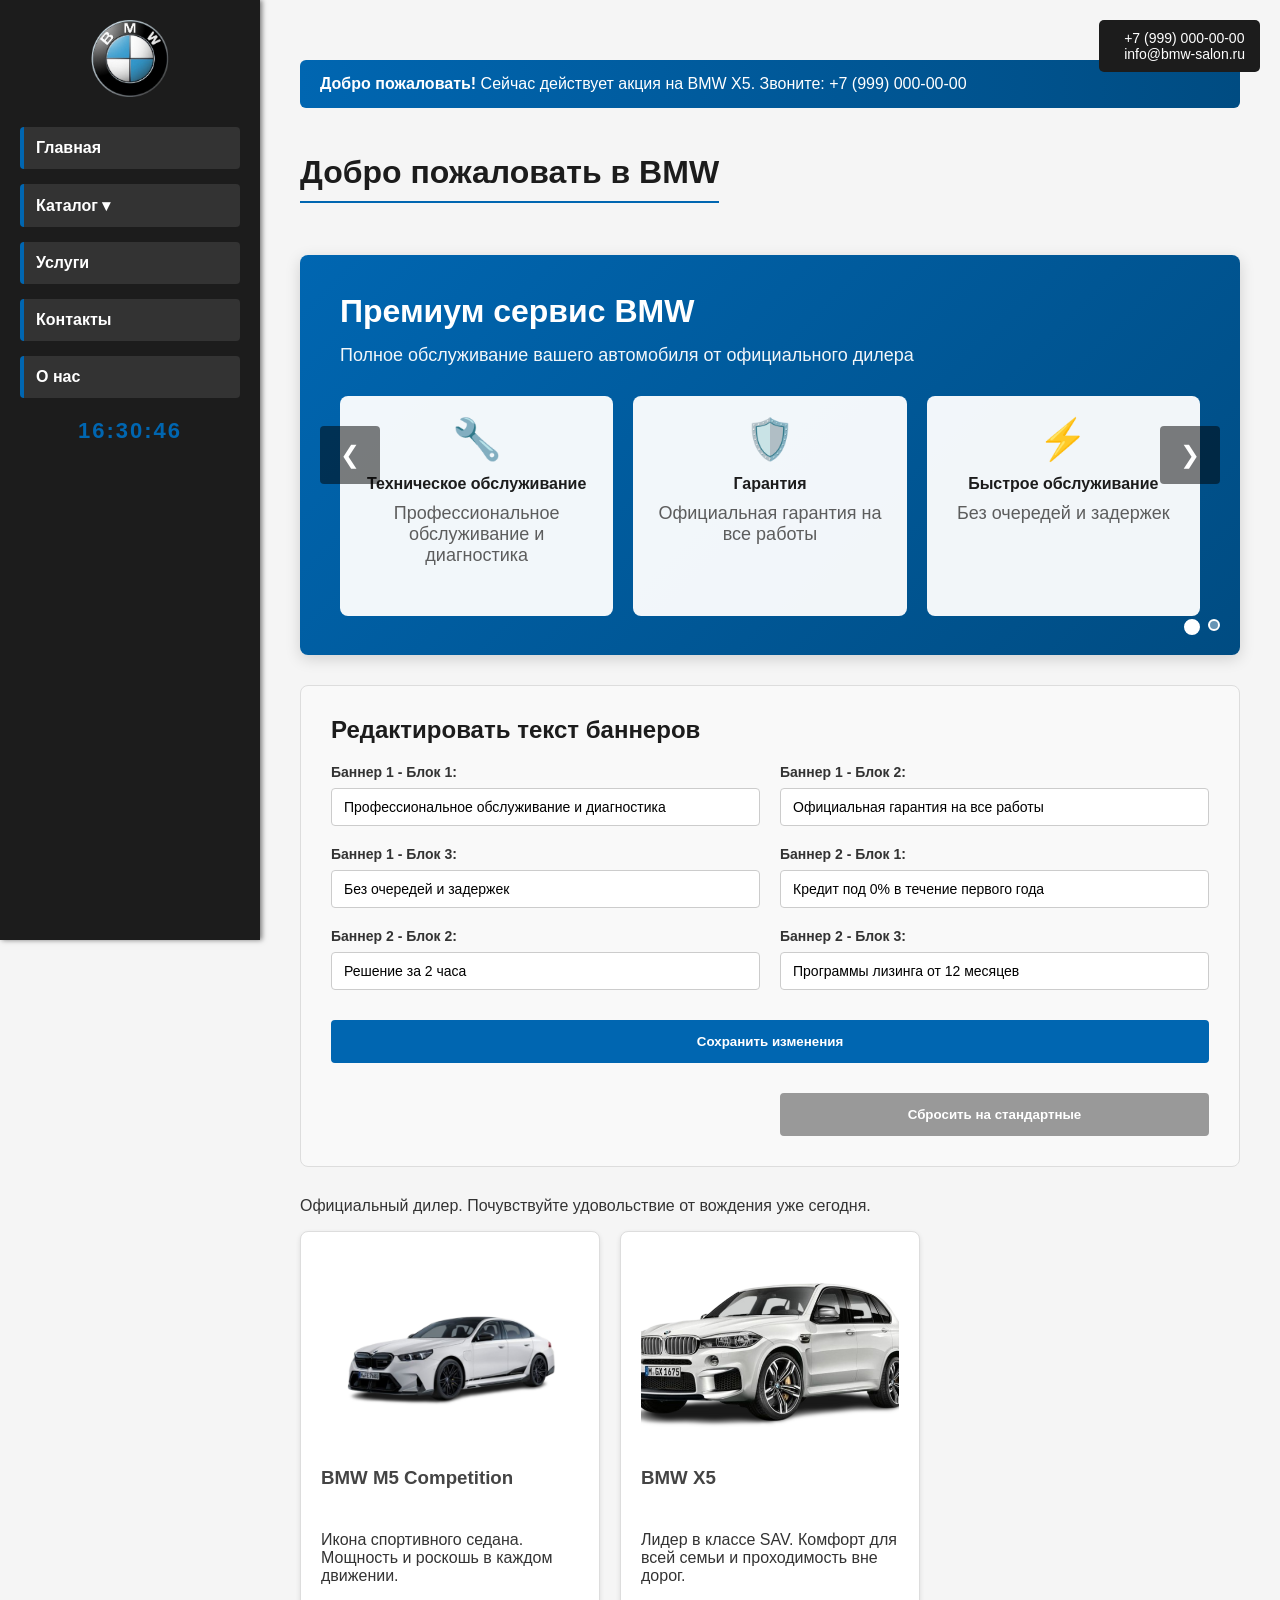
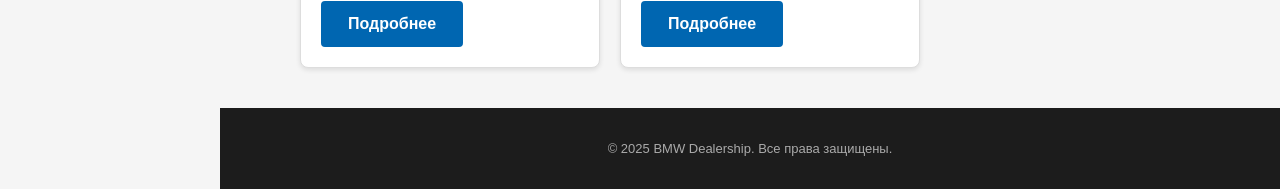
<file: index.html>
<!DOCTYPE HTML>
<html>

<head>
    <title>BMW Dealership | Главная</title>
    <meta charset="UTF-8">
    <link rel="stylesheet" type="text/css" href="css/style.css">
    <script src="js/main.js" defer></script>
</head>

<body>
    <div id="account_panel">
        <div class="account_info">
            <p class="phone">+7 (999) 000-00-00</p>
            <p class="email">info@bmw-salon.ru</p>
        </div>
    </div>
    <div id="menu">
        <a href="index.html"><img src="img/bmw_logo.png" alt="BMW Logo" class="logo"></a>
        <ul>
            <li><a href="index.html">Главная</a></li>
            <li class="menu-item-dropdown">
                <a href="catalog.html">Каталог ▾</a>
                <ul class="submenu">
                    <li><a href="catalog.html#sedany">Седаны</a></li>
                    <li><a href="catalog.html#crossovery">Кроссоверы</a></li>
                    <li><a href="catalog.html#m-seriya">М-серия</a></li>
                </ul>
            </li>
            <li><a href="services.html">Услуги</a></li>
            <li><a href="contact.html">Контакты</a></li>
            <li><a href="about.html">О нас</a></li>
        </ul>
        <div id="live-clock"></div>
    </div>
    <div id="content">
        <div id="welcome-banner">
            <strong>Добро пожаловать!</strong> Сейчас действует акция на BMW X5. Звоните: +7 (999) 000-00-00
        </div>
        <script>
            // скрывает банеры через 5 сек
            window.addEventListener('load', function () {
                setTimeout(function () {
                    var b = document.getElementById('welcome-banner');
                    if (b) { b.style.opacity = '0'; }
                }, 5000);
            });
        </script>
        <h1>Добро пожаловать в BMW</h1>

        <!-- Слайдер баннеров -->
        <div class="banner-slider-container">
            <div class="banner-slider">
                <!-- Баннер 1 -->
                <div class="banner-slide active">
                    <div class="banner-content" style="background: linear-gradient(135deg, #0066B1 0%, #004c82 100%);">
                        <h2>Премиум сервис BMW</h2>
                        <p>Полное обслуживание вашего автомобиля от официального дилера</p>
                        <div class="banner-blocks">
                            <div class="banner-block">
                                <div class="block-icon">🔧</div>
                                <div class="block-title">Техническое обслуживание</div>
                                <p class="block-text" data-block-id="1-1">Профессиональное обслуживание и диагностика
                                </p>
                            </div>
                            <div class="banner-block">
                                <div class="block-icon">🛡️</div>
                                <div class="block-title">Гарантия</div>
                                <p class="block-text" data-block-id="1-2">Официальная гарантия на все работы</p>
                            </div>
                            <div class="banner-block">
                                <div class="block-icon">⚡</div>
                                <div class="block-title">Быстрое обслуживание</div>
                                <p class="block-text" data-block-id="1-3">Без очередей и задержек</p>
                            </div>
                        </div>
                    </div>
                </div>
                <!-- Баннер 2 -->
                <div class="banner-slide">
                    <div class="banner-content" style="background: linear-gradient(135deg, #1c1c1c 0%, #333 100%);">
                        <h2>Финансовые условия</h2>
                        <p>Удобные программы кредитования и лизинга</p>
                        <div class="banner-blocks">
                            <div class="banner-block">
                                <div class="block-icon">💳</div>
                                <div class="block-title">Кредит 0%</div>
                                <p class="block-text" data-block-id="2-1">Кредит под 0% в течение первого года</p>
                            </div>
                            <div class="banner-block">
                                <div class="block-icon">📋</div>
                                <div class="block-title">Быстрое одобрение</div>
                                <p class="block-text" data-block-id="2-2">Решение за 2 часа</p>
                            </div>
                            <div class="banner-block">
                                <div class="block-icon">🚗</div>
                                <div class="block-title">Лизинг</div>
                                <p class="block-text" data-block-id="2-3">Программы лизинга от 12 месяцев</p>
                            </div>
                        </div>
                    </div>
                </div>
            </div>

            <!-- Bullets (точки) навигации -->
            <div class="banner-bullets">
                <button class="bullet active" data-slide="0"></button>
                <button class="bullet" data-slide="1"></button>
            </div>

            <!-- Навигация стрелками -->
            <button class="banner-nav prev" id="banner-prev">❮</button>
            <button class="banner-nav next" id="banner-next">❯</button>
        </div>

        <!-- Форма редактирования текстов баннеров -->
        <div class="banner-editor-section">
            <h2>Редактировать текст баннеров</h2>
            <div class="banner-editor-form">
                <div class="editor-group">
                    <label>Баннер 1 - Блок 1:</label>
                    <input type="text" class="editor-input" data-block-id="1-1" placeholder="Введите текст">
                </div>
                <div class="editor-group">
                    <label>Баннер 1 - Блок 2:</label>
                    <input type="text" class="editor-input" data-block-id="1-2" placeholder="Введите текст">
                </div>
                <div class="editor-group">
                    <label>Баннер 1 - Блок 3:</label>
                    <input type="text" class="editor-input" data-block-id="1-3" placeholder="Введите текст">
                </div>
                <div class="editor-group">
                    <label>Баннер 2 - Блок 1:</label>
                    <input type="text" class="editor-input" data-block-id="2-1" placeholder="Введите текст">
                </div>
                <div class="editor-group">
                    <label>Баннер 2 - Блок 2:</label>
                    <input type="text" class="editor-input" data-block-id="2-2" placeholder="Введите текст">
                </div>
                <div class="editor-group">
                    <label>Баннер 2 - Блок 3:</label>
                    <input type="text" class="editor-input" data-block-id="2-3" placeholder="Введите текст">
                </div>
                <button id="save-banner-texts" class="btn">Сохранить изменения</button>
                <button id="reset-banner-texts" class="btn" style="background: #999; border-color: #999;">Сбросить на
                    стандартные</button>
            </div>
        </div>

        <p style="margin-top: 30px;">Официальный дилер. Почувствуйте удовольствие от вождения уже сегодня.</p>
        <div class="car-cards">
            <div class="car-card reveal-on-scroll" data-tooltip="Спортивный седан — икона M-серии">
                <img src="img/bmw_m5.jpg" alt="BMW M5">
                <h3>BMW M5 Competition</h3>
                <p>Икона спортивного седана. Мощность и роскошь в каждом движении.</p>
                <a href="catalog.html" class="btn">Подробнее</a>
            </div>
            <div class="car-card reveal-on-scroll" data-tooltip="Флагманский кроссовер BMW">
                <img src="img/bmw_x5.jpg" alt="BMW X5">
                <h3>BMW X5</h3>
                <p>Лидер в классе SAV. Комфорт для всей семьи и проходимость вне дорог.</p>
                <a href="catalog.html" class="btn">Подробнее</a>
            </div>
        </div>
    </div>
    <button id="scroll-top-btn" style="display:none;position:fixed;bottom:30px;right:30px;
        padding:10px 16px;background:#0066B1;color:#fff;border:none;border-radius:4px;
        cursor:pointer;font-size:18px;z-index:999;">&#8679;</button>
    <footer id="footer">
        <p>&copy; 2025 BMW Dealership. Все права защищены.</p>
    </footer>
</body>

</html>
</file>
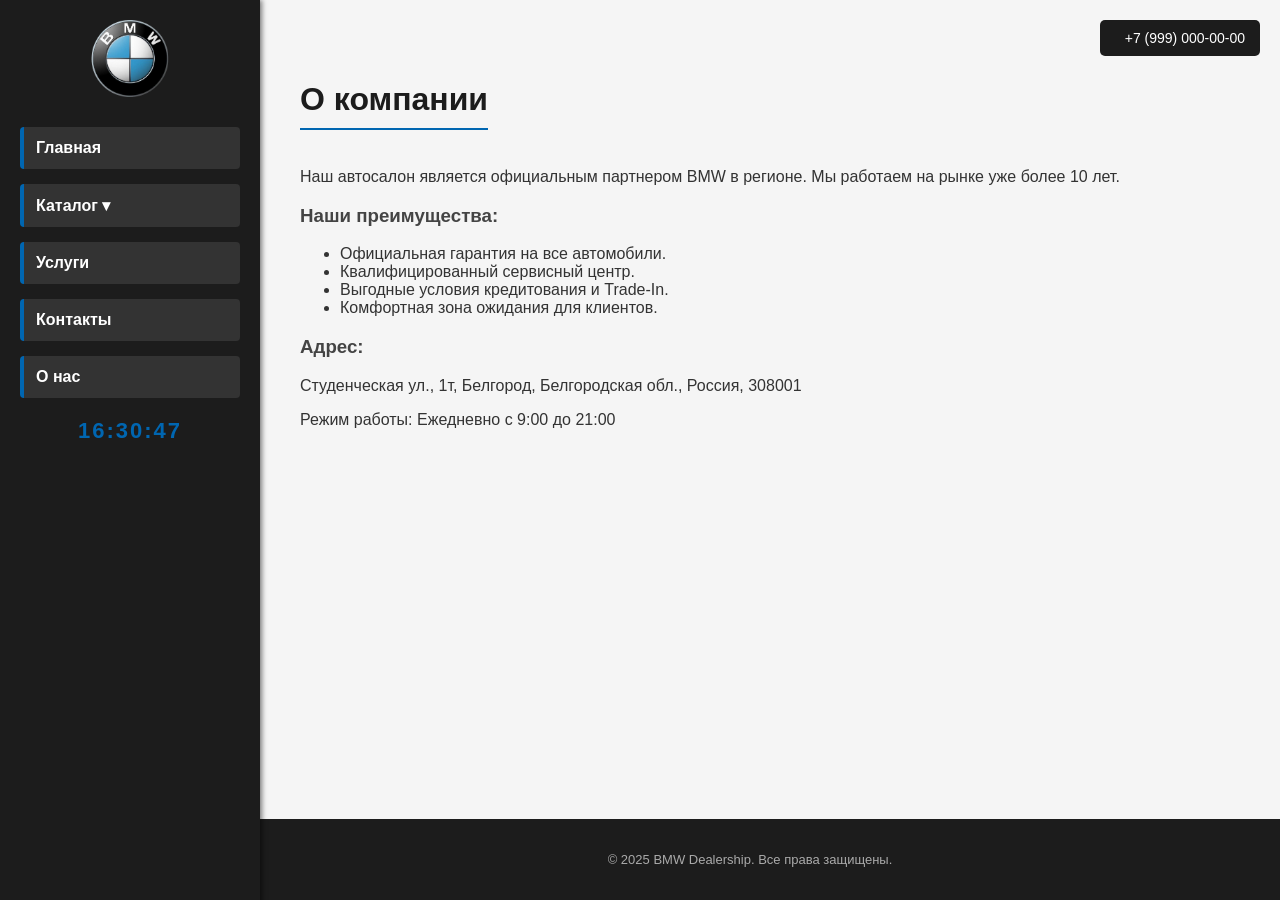
<file: about.html>
<!DOCTYPE HTML>
<html>
<head>
    <title>BMW Dealership | О нас</title>
    <meta charset="UTF-8">
    <link rel="stylesheet" type="text/css" href="css/style.css">
    <script src="js/main.js" defer></script>
</head>
<body>
    <div id="account_panel">
        <div class="account_info"><p class="phone">+7 (999) 000-00-00</p></div>
    </div>
    <div id="menu">
        <a href="index.html"><img src="img/bmw_logo.png" alt="BMW Logo" class="logo"></a>
        <ul>
            <li><a href="index.html">Главная</a></li>
            <li class="menu-item-dropdown">
                <a href="catalog.html">Каталог ▾</a>
                <ul class="submenu">
                    <li><a href="catalog.html#sedany">Седаны</a></li>
                    <li><a href="catalog.html#crossovery">Кроссоверы</a></li>
                    <li><a href="catalog.html#m-seriya">М-серия</a></li>
                </ul>
            </li>
            <li><a href="services.html">Услуги</a></li>
            <li><a href="contact.html">Контакты</a></li>
            <li><a href="about.html">О нас</a></li>
        </ul>
        <div id="live-clock"></div>
    </div>
    <div id="content">
        <h1>О компании</h1>
        <p>Наш автосалон является официальным партнером BMW в регионе. Мы работаем на рынке уже более 10 лет.</p>
        <h3>Наши преимущества:</h3>
        <ul>
            <li>Официальная гарантия на все автомобили.</li>
            <li>Квалифицированный сервисный центр.</li>
            <li>Выгодные условия кредитования и Trade-In.</li>
            <li>Комфортная зона ожидания для клиентов.</li>
        </ul>
        <h3>Адрес:</h3>
        <p>Студенческая ул., 1т, Белгород, Белгородская обл., Россия, 308001</p>
        <p>Режим работы: Ежедневно с 9:00 до 21:00</p>
    </div>
    <button id="scroll-top-btn" style="display:none;position:fixed;bottom:30px;right:30px;
        padding:10px 16px;background:#0066B1;color:#fff;border:none;border-radius:4px;
        cursor:pointer;font-size:18px;z-index:999;">&#8679;</button>
    <footer id="footer"><p>&copy; 2025 BMW Dealership. Все права защищены.</p></footer>
</body>
</html>
</file>
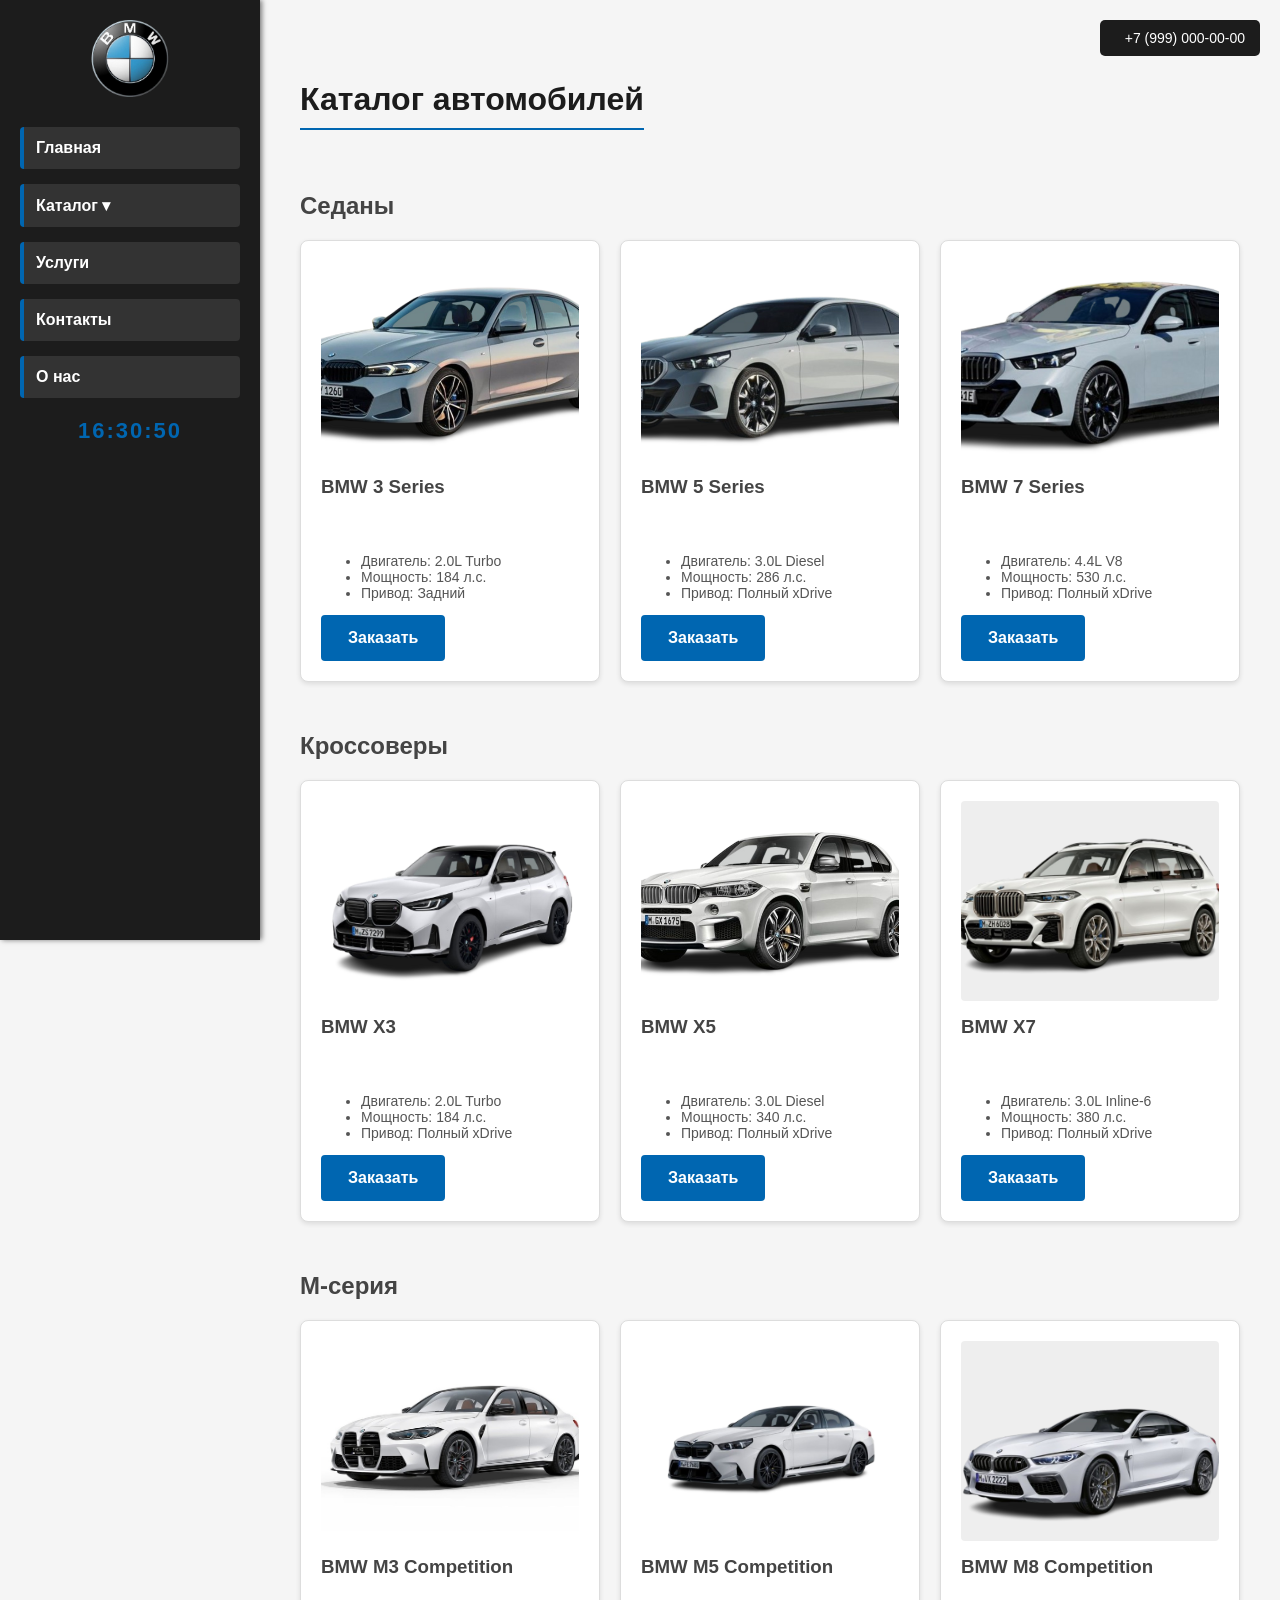
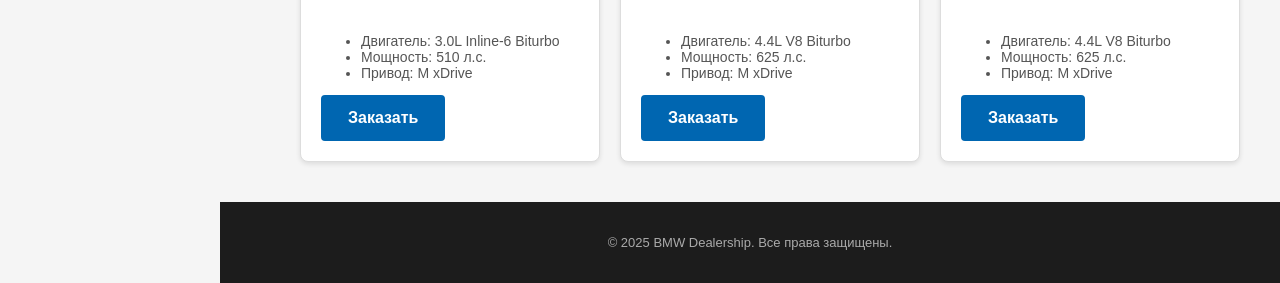
<file: catalog.html>
<!DOCTYPE HTML>
<html>

<head>
    <title>BMW Dealership | Каталог</title>
    <meta charset="UTF-8">
    <link rel="stylesheet" type="text/css" href="css/style.css">
    <script src="js/main.js" defer></script>
</head>

<body>
    <div id="account_panel">
        <div class="account_info">
            <p class="phone">+7 (999) 000-00-00</p>
        </div>
    </div>
    <div id="menu">
        <a href="index.html"><img src="img/bmw_logo.png" alt="BMW Logo" class="logo"></a>
        <ul>
            <li><a href="index.html">Главная</a></li>
            <li class="menu-item-dropdown">
                <a href="catalog.html">Каталог ▾</a>
                <ul class="submenu">
                    <li><a href="#sedany">Седаны</a></li>
                    <li><a href="#crossovery">Кроссоверы</a></li>
                    <li><a href="#m-seriya">М-серия</a></li>
                </ul>
            </li>
            <li><a href="services.html">Услуги</a></li>
            <li><a href="contact.html">Контакты</a></li>
            <li><a href="about.html">О нас</a></li>
        </ul>
        <div id="live-clock"></div>
    </div>
    <div id="content">
        <h1>Каталог автомобилей</h1>

        <!-- седаны -->
        <h2 id="sedany" style="margin-top:30px;padding-top:10px;">Седаны</h2>
        <div class="car-cards">
            <div class="car-card reveal-on-scroll" data-tooltip="Классический спортивный седан">
                <img src="img/bmw_3.jpg" alt="BMW 3 Series">
                <h3>BMW 3 Series</h3>
                <div class="specs">
                    <ul>
                        <li>Двигатель: 2.0L Turbo</li>
                        <li>Мощность: 184 л.с.</li>
                        <li>Привод: Задний</li>
                    </ul>
                </div>
                <a href="contact.html" class="btn">Заказать</a>
            </div>
            <div class="car-card reveal-on-scroll" data-tooltip="Бизнес-класс с полным приводом">
                <img src="img/bmw_5.jpg" alt="BMW 5 Series">
                <h3>BMW 5 Series</h3>
                <div class="specs">
                    <ul>
                        <li>Двигатель: 3.0L Diesel</li>
                        <li>Мощность: 286 л.с.</li>
                        <li>Привод: Полный xDrive</li>
                    </ul>
                </div>
                <a href="contact.html" class="btn">Заказать</a>
            </div>
            <div class="car-card reveal-on-scroll" data-tooltip="Флагманский представительский седан">
                <img src="img/bmw_7.jpg" alt="BMW 7 Series">
                <h3>BMW 7 Series</h3>
                <div class="specs">
                    <ul>
                        <li>Двигатель: 4.4L V8</li>
                        <li>Мощность: 530 л.с.</li>
                        <li>Привод: Полный xDrive</li>
                    </ul>
                </div>
                <a href="contact.html" class="btn">Заказать</a>
            </div>
        </div>

        <!-- кроссоверы -->
        <h2 id="crossovery" style="margin-top:40px;padding-top:10px;">Кроссоверы</h2>
        <div class="car-cards">
            <div class="car-card reveal-on-scroll" data-tooltip="Компактный городской кроссовер">
                <img src="img/bmw_x3.jpg" alt="BMW X3">
                <h3>BMW X3</h3>
                <div class="specs">
                    <ul>
                        <li>Двигатель: 2.0L Turbo</li>
                        <li>Мощность: 184 л.с.</li>
                        <li>Привод: Полный xDrive</li>
                    </ul>
                </div>
                <a href="contact.html" class="btn">Заказать</a>
            </div>
            <div class="car-card reveal-on-scroll" data-tooltip="Флагманский SAV — комфорт и мощь">
                <img src="img/bmw_x5.jpg" alt="BMW X5">
                <h3>BMW X5</h3>
                <div class="specs">
                    <ul>
                        <li>Двигатель: 3.0L Diesel</li>
                        <li>Мощность: 340 л.с.</li>
                        <li>Привод: Полный xDrive</li>
                    </ul>
                </div>
                <a href="contact.html" class="btn">Заказать</a>
            </div>
            <div class="car-card reveal-on-scroll" data-tooltip="Большой семейный кроссовер BMW">
                <img src="img/bmw_x7.jpg" alt="BMW X7">
                <h3>BMW X7</h3>
                <div class="specs">
                    <ul>
                        <li>Двигатель: 3.0L Inline-6</li>
                        <li>Мощность: 380 л.с.</li>
                        <li>Привод: Полный xDrive</li>
                    </ul>
                </div>
                <a href="contact.html" class="btn">Заказать</a>
            </div>
        </div>

        <!-- М-серия -->
        <h2 id="m-seriya" style="margin-top:40px;padding-top:10px;">М-серия</h2>
        <div class="car-cards">
            <div class="car-card reveal-on-scroll" data-tooltip="Спортивный седан с ДНК гонщика">
                <img src="img/bmw_m3.jpg" alt="BMW M3">
                <h3>BMW M3 Competition</h3>
                <div class="specs">
                    <ul>
                        <li>Двигатель: 3.0L Inline-6 Biturbo</li>
                        <li>Мощность: 510 л.с.</li>
                        <li>Привод: M xDrive</li>
                    </ul>
                </div>
                <a href="contact.html" class="btn">Заказать</a>
            </div>
            <div class="car-card reveal-on-scroll" data-tooltip="Икона производительности — V8 625 л.с.">
                <img src="img/bmw_m5.jpg" alt="BMW M5">
                <h3>BMW M5 Competition</h3>
                <div class="specs">
                    <ul>
                        <li>Двигатель: 4.4L V8 Biturbo</li>
                        <li>Мощность: 625 л.с.</li>
                        <li>Привод: M xDrive</li>
                    </ul>
                </div>
                <a href="contact.html" class="btn">Заказать</a>
            </div>
            <div class="car-card reveal-on-scroll" data-tooltip="Роскошное гран-туризмо BMW">
                <img src="img/bmw_m8.jpg" alt="BMW M8">
                <h3>BMW M8 Competition</h3>
                <div class="specs">
                    <ul>
                        <li>Двигатель: 4.4L V8 Biturbo</li>
                        <li>Мощность: 625 л.с.</li>
                        <li>Привод: M xDrive</li>
                    </ul>
                </div>
                <a href="contact.html" class="btn">Заказать</a>
            </div>
        </div>
    </div>

    <button id="scroll-top-btn" style="display:none;position:fixed;bottom:30px;right:30px;
        padding:10px 16px;background:#0066B1;color:#fff;border:none;border-radius:4px;
        cursor:pointer;font-size:18px;z-index:999;">&#8679;</button>
    <footer id="footer">
        <p>&copy; 2025 BMW Dealership. Все права защищены.</p>
    </footer>
</body>

</html>
</file>
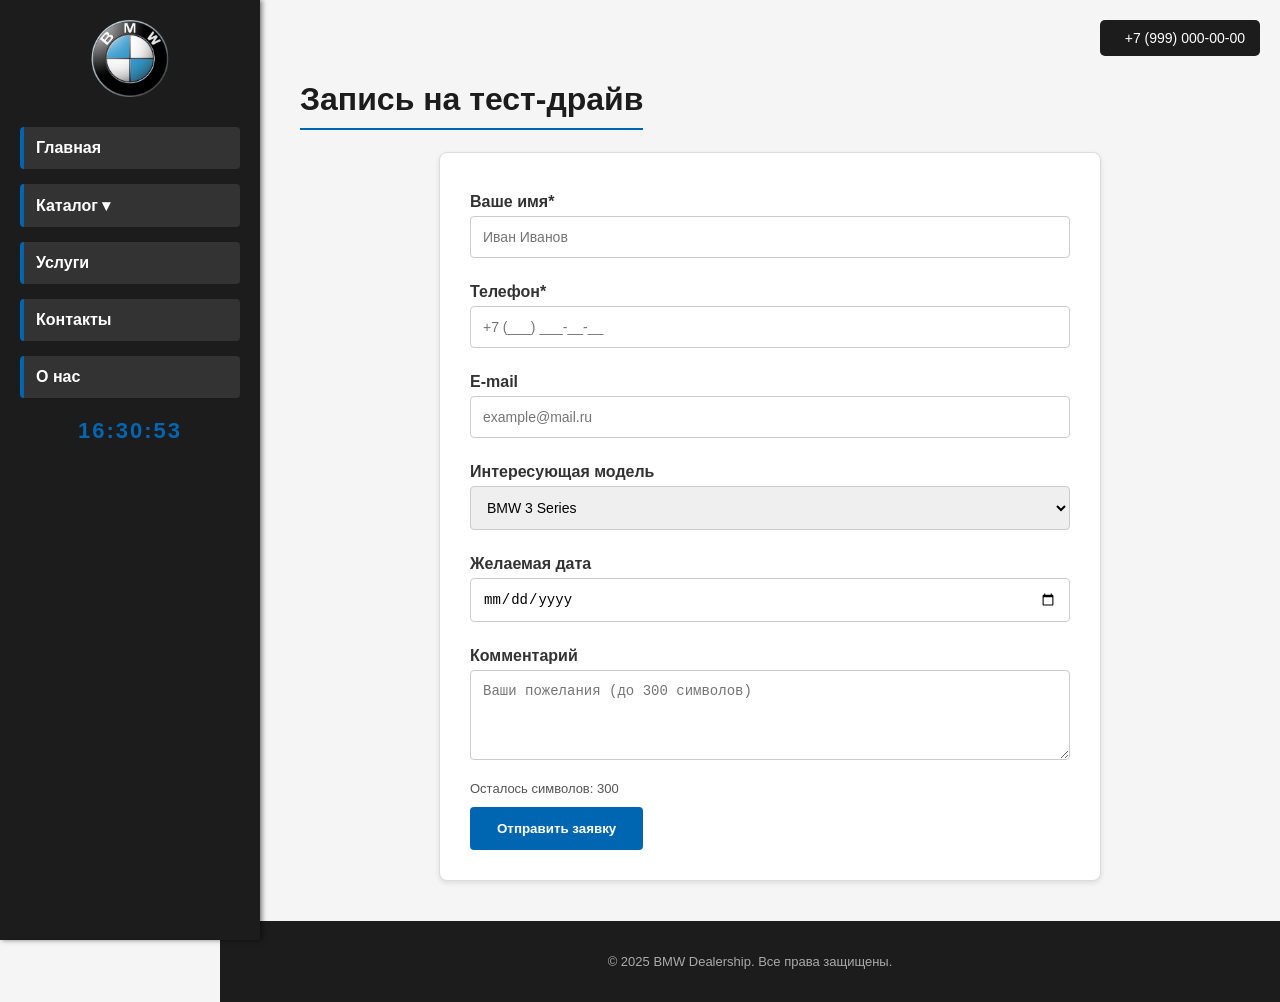
<file: contact.html>
<!DOCTYPE HTML>
<html>
<head>
    <title>BMW Dealership | Контакты</title>
    <meta charset="UTF-8">
    <link rel="stylesheet" type="text/css" href="css/style.css">
    <script src="js/main.js" defer></script>
</head>
<body>
    <div id="account_panel">
        <div class="account_info"><p class="phone">+7 (999) 000-00-00</p></div>
    </div>
    <div id="menu">
        <a href="index.html"><img src="img/bmw_logo.png" alt="BMW Logo" class="logo"></a>
        <ul>
            <li><a href="index.html">Главная</a></li>
            <li class="menu-item-dropdown">
                <a href="catalog.html">Каталог ▾</a>
                <ul class="submenu">
                    <li><a href="catalog.html#sedany">Седаны</a></li>
                    <li><a href="catalog.html#crossovery">Кроссоверы</a></li>
                    <li><a href="catalog.html#m-seriya">М-серия</a></li>
                </ul>
            </li>
            <li><a href="services.html">Услуги</a></li>
            <li><a href="contact.html">Контакты</a></li>
            <li><a href="about.html">О нас</a></li>
        </ul>
        <div id="live-clock"></div>
    </div>
    <div id="content">
        <h1>Запись на тест-драйв</h1>
        <div id="form-success"></div>
        <div class="form_container">
            <form id="test-drive-form" action="#" method="post" novalidate>
                <label for="name">Ваше имя*</label>
                <input type="text" id="name" name="name" placeholder="Иван Иванов">
                <label for="phone">Телефон*</label>
                <input type="text" id="phone" name="phone" placeholder="+7 (___) ___-__-__">
                <label for="email">E-mail</label>
                <input type="text" id="email" name="email" placeholder="example@mail.ru">
                <label for="model">Интересующая модель</label>
                <select id="model" name="model">
                    <option value="3">BMW 3 Series</option>
                    <option value="5">BMW 5 Series</option>
                    <option value="7">BMW 7 Series</option>
                    <option value="X3">BMW X3</option>
                    <option value="X5">BMW X5</option>
                    <option value="X7">BMW X7</option>
                    <option value="M3">BMW M3</option>
                    <option value="M5">BMW M5</option>
                    <option value="M8">BMW M8</option>
                </select>
                <label for="date">Желаемая дата</label>
                <input type="date" id="date" name="date">
                <label for="comment">Комментарий</label>
                <textarea id="comment" name="comment" rows="4" placeholder="Ваши пожелания (до 300 символов)"></textarea>
                <span id="char-counter" style="font-size:13px;color:#555;">Осталось символов: 300</span>
                <div class="form-submit">
                    <button type="submit" class="btn">Отправить заявку</button>
                </div>
            </form>
        </div>
    </div>
    <button id="scroll-top-btn" style="display:none;position:fixed;bottom:30px;right:30px;
        padding:10px 16px;background:#0066B1;color:#fff;border:none;border-radius:4px;
        cursor:pointer;font-size:18px;z-index:999;">&#8679;</button>
    <footer id="footer"><p>&copy; 2025 BMW Dealership. Все права защищены.</p></footer>
</body>
</html>
</file>
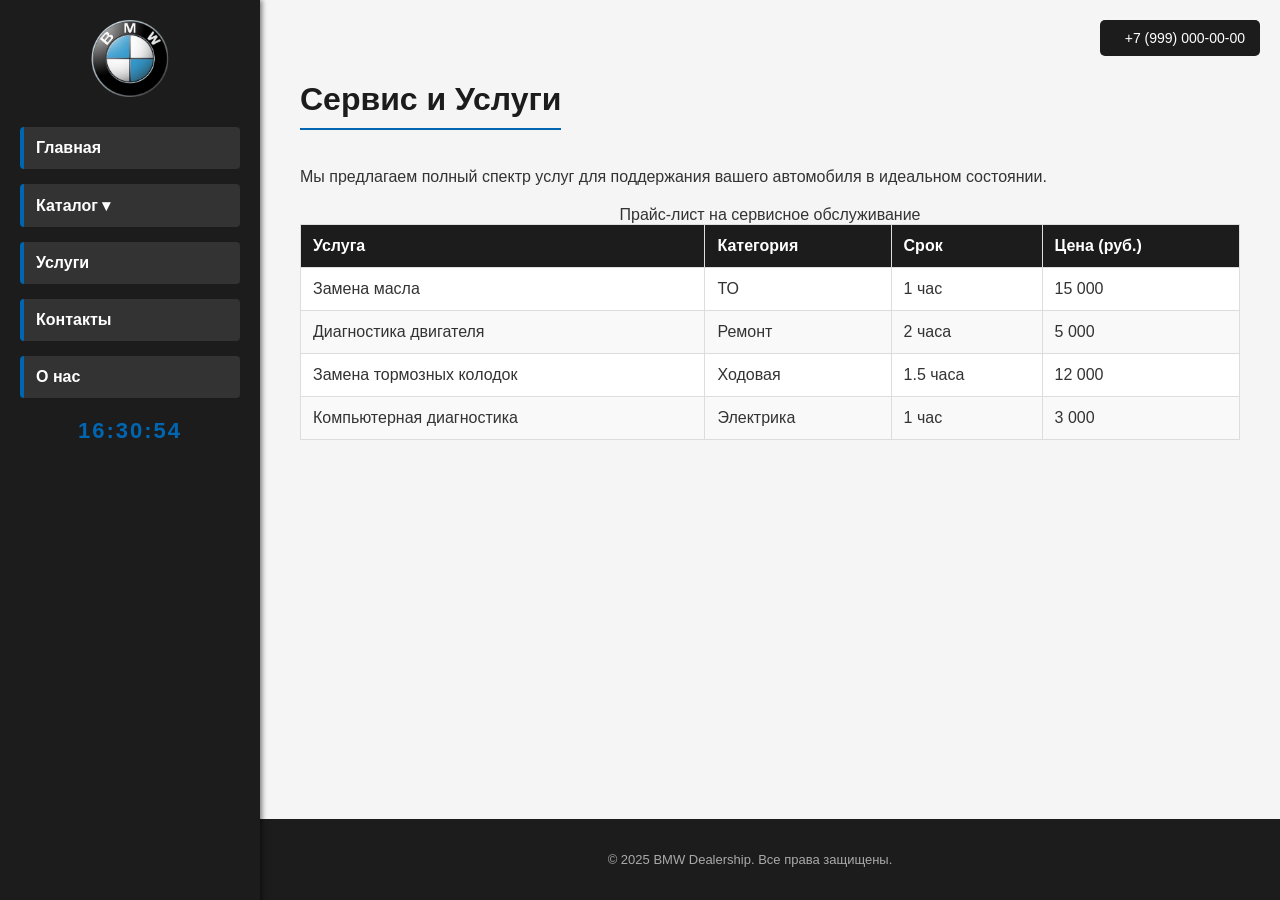
<file: services.html>
<!DOCTYPE HTML>
<html>

<head>
    <title>BMW Dealership | Услуги</title>
    <meta charset="UTF-8">
    <link rel="stylesheet" type="text/css" href="css/style.css">
    <script src="js/main.js" defer></script>
</head>

<body>
    <div id="account_panel">
        <div class="account_info">
            <p class="phone">+7 (999) 000-00-00</p>
        </div>
    </div>
    <div id="menu">
        <a href="index.html"><img src="img/bmw_logo.png" alt="BMW Logo" class="logo"></a>
        <ul>
            <li><a href="index.html">Главная</a></li>
            <li class="menu-item-dropdown">
                <a href="catalog.html">Каталог ▾</a>
                <ul class="submenu">
                    <li><a href="catalog.html#sedany">Седаны</a></li>
                    <li><a href="catalog.html#crossovery">Кроссоверы</a></li>
                    <li><a href="catalog.html#m-seriya">М-серия</a></li>
                </ul>
            </li>
            <li><a href="services.html">Услуги</a></li>
            <li><a href="contact.html">Контакты</a></li>
            <li><a href="about.html">О нас</a></li>
        </ul>
        <div id="live-clock"></div>
    </div>
    <div id="content">
        <h1>Сервис и Услуги</h1>
        <p>Мы предлагаем полный спектр услуг для поддержания вашего автомобиля в идеальном состоянии.</p>
        <table>
            <caption>Прайс-лист на сервисное обслуживание</caption>
            <thead>
                <tr>
                    <th>Услуга</th>
                    <th>Категория</th>
                    <th>Срок</th>
                    <th>Цена (руб.)</th>
                </tr>
            </thead>
            <tbody>
                <tr>
                    <td>Замена масла</td>
                    <td>ТО</td>
                    <td>1 час</td>
                    <td>15 000</td>
                </tr>
                <tr>
                    <td>Диагностика двигателя</td>
                    <td>Ремонт</td>
                    <td>2 часа</td>
                    <td>5 000</td>
                </tr>
                <tr>
                    <td>Замена тормозных колодок</td>
                    <td>Ходовая</td>
                    <td>1.5 часа</td>
                    <td>12 000</td>
                </tr>
                <tr>
                    <td>Компьютерная диагностика</td>
                    <td>Электрика</td>
                    <td>1 час</td>
                    <td>3 000</td>
                </tr>
            </tbody>
        </table>
    </div>
    <button id="scroll-top-btn" style="display:none;position:fixed;bottom:30px;right:30px;
        padding:10px 16px;background:#0066B1;color:#fff;border:none;border-radius:4px;
        cursor:pointer;font-size:18px;z-index:999;">&#8679;</button>
    <footer id="footer">
        <p>&copy; 2025 BMW Dealership. Все права защищены.</p>
    </footer>
</body>

</html>
</file>
<file: css/style.css>
body {
    font-family: 'Segoe UI', Tahoma, Geneva, Verdana, sans-serif;
    background-color: #f5f5f5;
    color: #333;
    margin: 0;
    padding: 0;
    min-height: 100vh;
    display: flex;
    flex-direction: column;
}

/* Панель контактов */
#account_panel {
    position: absolute;
    right: 20px;
    top: 20px;
    background: #1c1c1c;
    color: #fff;    
    padding: 10px 15px;
    border-radius: 5px;
    display: flex;
    align-items: center;
    z-index: 100;
}

.account_info {
    font-size: 14px;
    margin-left: 10px;
}

.account_info p {
    margin: 0;
}

/* Левое фиксированное меню */
#menu {
    position: fixed;
    left: 0;
    top: 0;
    width: 220px;
    height: 100%;
    background: #1c1c1c;
    padding: 20px;
    box-shadow: 2px 0 5px rgba(0,0,0,0.5);
    z-index: 500;
}

#menu img.logo {
    width: 100px;
    display: block;
    margin: 0 auto 30px auto;
}

#menu ul {
    list-style: none;
    padding: 0;
}

#menu ul li {
    margin-bottom: 15px;
}

#menu ul li a {
    display: block;
    background: #333;
    padding: 12px;
    font-size: 16px;
    font-weight: bold;
    text-decoration: none;
    color: #fff;
    border-radius: 4px;
    border-left: 4px solid #0066B1;
    transition: 0.3s;
}

#menu ul li a:hover {
    background: #0066B1;
    padding-left: 20px;
}

/* Основной контент */
#content {
    position: relative;
    z-index: 1;
    margin-left: 260px;
    padding: 60px 40px 40px 40px;
    text-align: left;
    max-width: none;
    flex: 1;
}

h1 {
    color: #1c1c1c;
    border-bottom: 2px solid #0066B1;
    padding-bottom: 10px;
    display: inline-block;
}

h2, h3 {
    color: #444;
}

/* Карточки автомобилей */
.car-card, .form_container {
    border-radius: 8px;
    border: 1px solid #ddd;
    text-align: left;
    margin: 20px 0;
    background: #fff;
    box-shadow: 0 2px 5px rgba(0,0,0,0.1);
}

/* Сетка карточек */
.car-cards {
    display: grid;
    grid-template-columns: repeat(3, 1fr);
    gap: 20px;
}

.car-card {
    width: 100%;
    max-width: none;
    padding: 20px;
    display: flex;
    flex-direction: column;
    box-sizing: border-box;
    margin: 0;
}

.car-card img {
    width: 100%;
    border-radius: 4px;
    height: 200px;
    object-fit: cover;
    object-position: center;
    background: #eee;
}

.car-card h3 {
    margin-top: 15px;
    margin-bottom: 0;
    min-height: 48px;
    display: flex;
    align-items: flex-start;
}

.car-card .specs {
    margin-top: 15px;
    font-size: 14px;
    color: #555;
    flex-grow: 1;
}

.car-card .btn {
    margin-top: auto;
    align-self: flex-start;
}

/* Кнопки */
.btn {
    display: inline-block;
    padding: 12px 25px;
    border-radius: 4px;
    border: 2px solid #0066B1;
    background: #0066B1;
    text-decoration: none;
    color: #fff;
    font-weight: bold;
    cursor: pointer;
    margin-top: 10px;
    transition: 0.3s;
}

.btn:hover {
    background: #004c82;
    border-color: #004c82;
}

/* Формы */
.form_container {
    width: 100%;
    max-width: 600px;
    padding: 30px;
    margin: 0 auto;
}

.form_container input, 
.form_container textarea, 
.form_container select {
    width: 100%;
    padding: 12px;
    margin-top: 5px;
    margin-bottom: 15px;
    border-radius: 4px;
    border: 1px solid #ccc;
    box-sizing: border-box;
    font-size: 14px;
}

.form_container label {
    font-weight: bold;
    display: block;
    margin-top: 10px;
}

/* Таблицы */
table {
    width: 100%;
    border-collapse: collapse;
    margin: 20px 0;
    background: #fff;
}

th, td {
    border: 1px solid #ddd;
    padding: 12px;
    text-align: left;
}

th {
    background-color: #1c1c1c;
    color: #fff;
}

tr:nth-child(even) {
    background-color: #f9f9f9;
}

/* Адаптивность */
@media (max-width: 1024px) {
    .car-cards {
        grid-template-columns: repeat(2, 1fr);
    }
}

@media (max-width: 768px) {
    #menu {
        width: 100%;
        height: auto;
        position: relative;
    }
    #content {
        margin-left: 0;
        padding: 20px;
    }
    #account_panel {
        position: relative;
        right: 0;
        top: 0;
        margin-bottom: 20px;
        justify-content: center;
    }
    .car-cards {
        grid-template-columns: 1fr;
    }
    .car-card {
        max-width: none;
    }
}

/* Футер */
#footer {
    margin-left: 220px;
    padding: 20px 40px;
    background: #1c1c1c;
    color: #aaa;
    font-size: 13px;
    text-align: center;
}

@media (max-width: 768px) {
    #footer {
        margin-left: 0;
    }
}

/* ЛР №2: Дополнительные стили */

/* Выпадающее меню */
.menu-item-dropdown { position: relative; }
.submenu {
    display: none;
    position: absolute;
    left: 100%;
    top: 0;
    background: #2a2a2a;
    min-width: 180px;
    border-left: 4px solid #0066B1;
    z-index: 9999;
    box-shadow: 4px 4px 10px rgba(0,0,0,0.5);
}
.submenu li { margin: 0; }
.submenu li a {
    border-left: none;
    font-size: 14px;
    padding: 10px 14px;
}

/* Живые часы */
#live-clock {
    color: #0066B1;
    font-size: 22px;
    font-weight: bold;
    text-align: center;
    margin-top: 20px;
    letter-spacing: 2px;
}

/* Ошибки формы */
.field-error { 
    color: #e00; 
    font-size: 13px; 
    margin: 2px 0 8px; 
}

#form-success {
    display: none;
    background: #e6ffe6;
    border: 1px solid #0a0;
    padding: 12px;
    border-radius: 4px;
    color: #060;
    margin-bottom: 15px;
}

/* Анимация появления при скролле */
.reveal-on-scroll { 
    opacity: 0; 
    transform: translateY(30px); 
    transition: opacity 0.6s, transform 0.6s; 
    z-index: 0; 
}
.reveal-on-scroll.revealed { 
    opacity: 1; 
    transform: translateY(0); 
    z-index: 0; 
}

/* Баннер */
#welcome-banner {
    background: linear-gradient(90deg, #0066B1, #004c82);
    color: #fff;
    padding: 15px 20px;
    border-radius: 6px;
    margin-bottom: 25px;
    font-size: 16px;
    transition: opacity 1s;
}

/* Математический факт */
#math-fact {
    font-size: 13px;
    color: #777;
    margin-top: 8px;
    font-style: italic;
}

/* ================== СЛАЙДЕР БАННЕРОВ ================== */

.banner-slider-container {
    position: relative;
    width: 100%;
    margin: 30px 0;
    border-radius: 8px;
    overflow: hidden;
    box-shadow: 0 4px 15px rgba(0,0,0,0.15);
}

.banner-slider {
    position: relative;
    width: 100%;
    height: 400px;
    overflow: hidden;
}

.banner-slide {
    position: absolute;
    top: 0;
    left: 0;
    width: 100%;
    height: 100%;
    opacity: 0;
    transition: opacity 0.6s ease-in-out;
    z-index: 1;
}

.banner-slide.active {
    opacity: 1;
    z-index: 2;
}

.banner-content {
    width: 100%;
    height: 100%;
    padding: 40px;
    box-sizing: border-box;
    display: flex;
    flex-direction: column;
    justify-content: center;
    color: #fff;
}

.banner-content h2 {
    margin: 0 0 15px 0;
    font-size: 32px;
    color: #fff;
    font-weight: bold;
}

.banner-content p {
    margin: 0 0 30px 0;
    font-size: 18px;
    opacity: 0.95;
}

.banner-blocks {
    display: grid;
    grid-template-columns: repeat(3, 1fr);
    gap: 20px;
}

.banner-block {
    background: rgba(255, 255, 255, 0.95);
    padding: 20px;
    border-radius: 8px;
    text-align: center;
    transition: transform 0.3s, box-shadow 0.3s;
}

.banner-block:hover {
    transform: translateY(-5px);
    box-shadow: 0 8px 20px rgba(0,0,0,0.2);
}

.block-icon {
    font-size: 40px;
    margin-bottom: 12px;
    display: block;
}

.block-title {
    color: #1c1c1c;
    font-weight: bold;
    font-size: 16px;
    margin-bottom: 10px;
}

.block-text {
    color: #555;
    font-size: 14px;
    margin: 0;
}

/* Bullets (точки) */
.banner-bullets {
    position: absolute;
    bottom: 20px;
    right: 20px;
    display: flex;
    gap: 8px;
    z-index: 10;
}

.bullet {
    width: 12px;
    height: 12px;
    border-radius: 50%;
    border: 2px solid #fff;
    background: rgba(255, 255, 255, 0.4);
    cursor: pointer;
    transition: all 0.3s;
    padding: 0;
}

.bullet.active {
    background: #fff;
    width: 16px;
    height: 16px;
}

.bullet:hover {
    background: rgba(255, 255, 255, 0.7);
}

/* Навигационные стрелки */
.banner-nav {
    position: absolute;
    top: 50%;
    transform: translateY(-50%);
    background: rgba(0, 0, 0, 0.5);
    color: #fff;
    border: none;
    font-size: 24px;
    padding: 15px 20px;
    cursor: pointer;
    z-index: 10;
    transition: background 0.3s;
    border-radius: 4px;
}

.banner-nav:hover {
    background: rgba(0, 0, 0, 0.8);
}

.banner-nav.prev {
    left: 20px;
}

.banner-nav.next {
    right: 20px;
}

/* Форма редактирования */
.banner-editor-section {
    background: #f9f9f9;
    padding: 30px;
    border-radius: 8px;
    margin-top: 30px;
    border: 1px solid #ddd;
}

.banner-editor-section h2 {
    margin-top: 0;
    color: #1c1c1c;
}

.banner-editor-form {
    display: grid;
    grid-template-columns: repeat(2, 1fr);
    gap: 20px;
}

.editor-group {
    display: flex;
    flex-direction: column;
}

.editor-group label {
    font-weight: bold;
    margin-bottom: 8px;
    color: #333;
    font-size: 14px;
}

.editor-input {
    padding: 10px 12px;
    border: 1px solid #ccc;
    border-radius: 4px;
    font-size: 14px;
    transition: border-color 0.3s;
}

.editor-input:focus {
    outline: none;
    border-color: #0066B1;
    box-shadow: 0 0 5px rgba(0, 102, 177, 0.3);
}

.banner-editor-form .btn {
    grid-column: span 2;
    margin-top: 10px;
}

#reset-banner-texts {
    grid-column: 2;
    background: #999;
    border-color: #999;
}

#reset-banner-texts:hover {
    background: #777;
    border-color: #777;
}

/* Адаптивность слайдера */
@media (max-width: 1024px) {
    .banner-slider {
        height: 350px;
    }
    
    .banner-blocks {
        grid-template-columns: repeat(2, 1fr);
    }
}

@media (max-width: 768px) {
    .banner-slider {
        height: 300px;
    }
    
    .banner-content {
        padding: 25px;
    }
    
    .banner-content h2 {
        font-size: 24px;
    }
    
    .banner-content p {
        font-size: 16px;
    }
    
    .banner-blocks {
        grid-template-columns: 1fr;
        gap: 15px;
    }
    
    .banner-nav {
        padding: 12px 16px;
        font-size: 18px;
    }
    
    .banner-bullets {
        bottom: 15px;
        right: 15px;
    }
    
    .banner-editor-form {
        grid-template-columns: 1fr;
    }
    
    .banner-editor-form .btn,
    #reset-banner-texts {
        grid-column: 1;
    }
}
</file>
